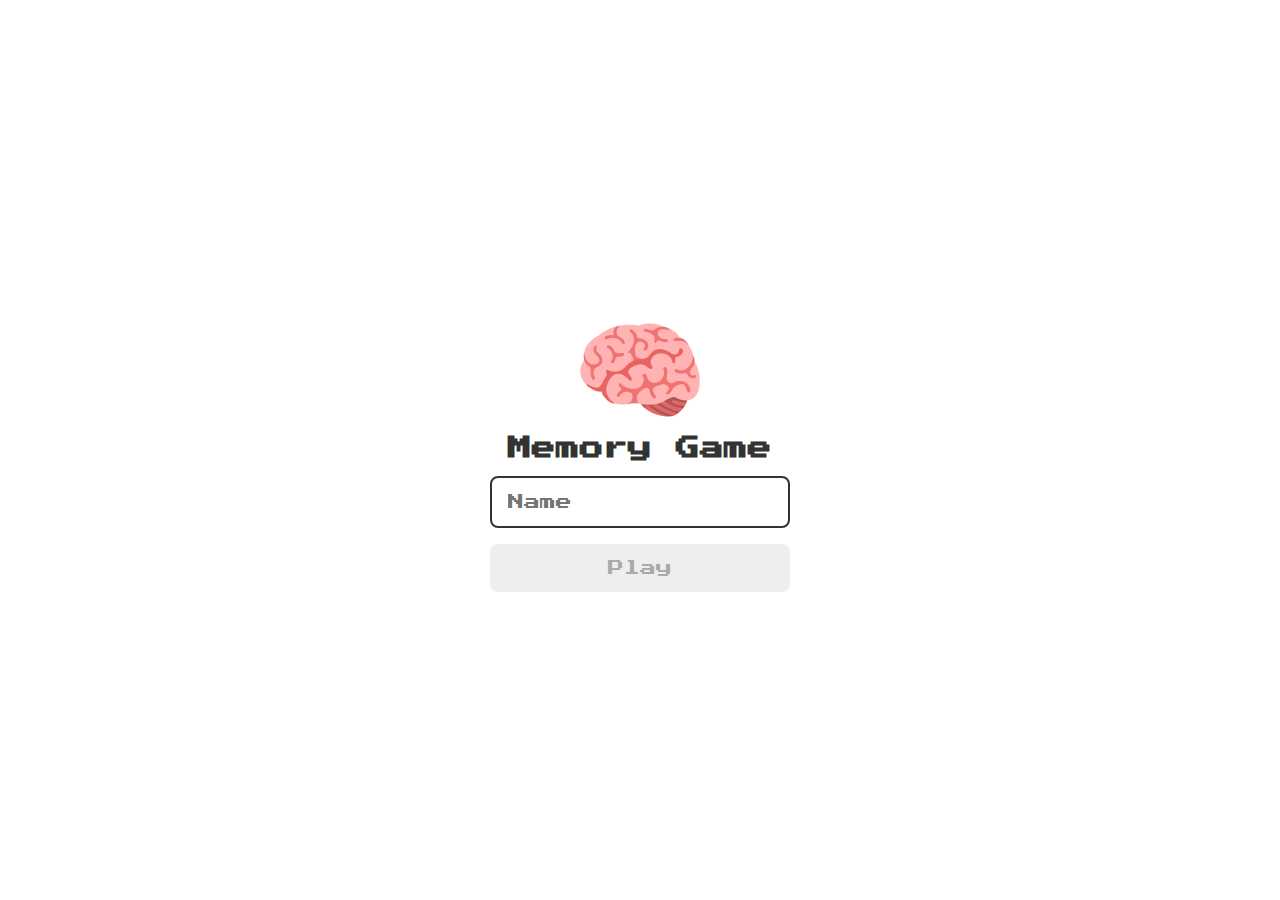
<file: index.html>
<!DOCTYPE html>
<html lang="en">
  <head>
    <meta charset="UTF-8" />
    <meta name="viewport" content="width=device-width, initial-scale=1.0" />
    <title>Memory Game</title>
    <link rel="shortcut icon" href="../images/brain.png" type="image/x-icon" />
    <link rel="stylesheet" href="../styles/index.css" />
    <script defer src="../src/login.js"></script>
  </head>
  <body>
    <form class="login__form">
      <div class="login__header">
        <img src="../images/brain.png" alt="brain img" />
        <h1>Memory Game</h1>
      </div>

      <input class="login__input" type="text" placeholder="Name" />
      <button class="login__button" type="submit" disabled>Play</button>
    </form>
  </body>
</html>
</file>
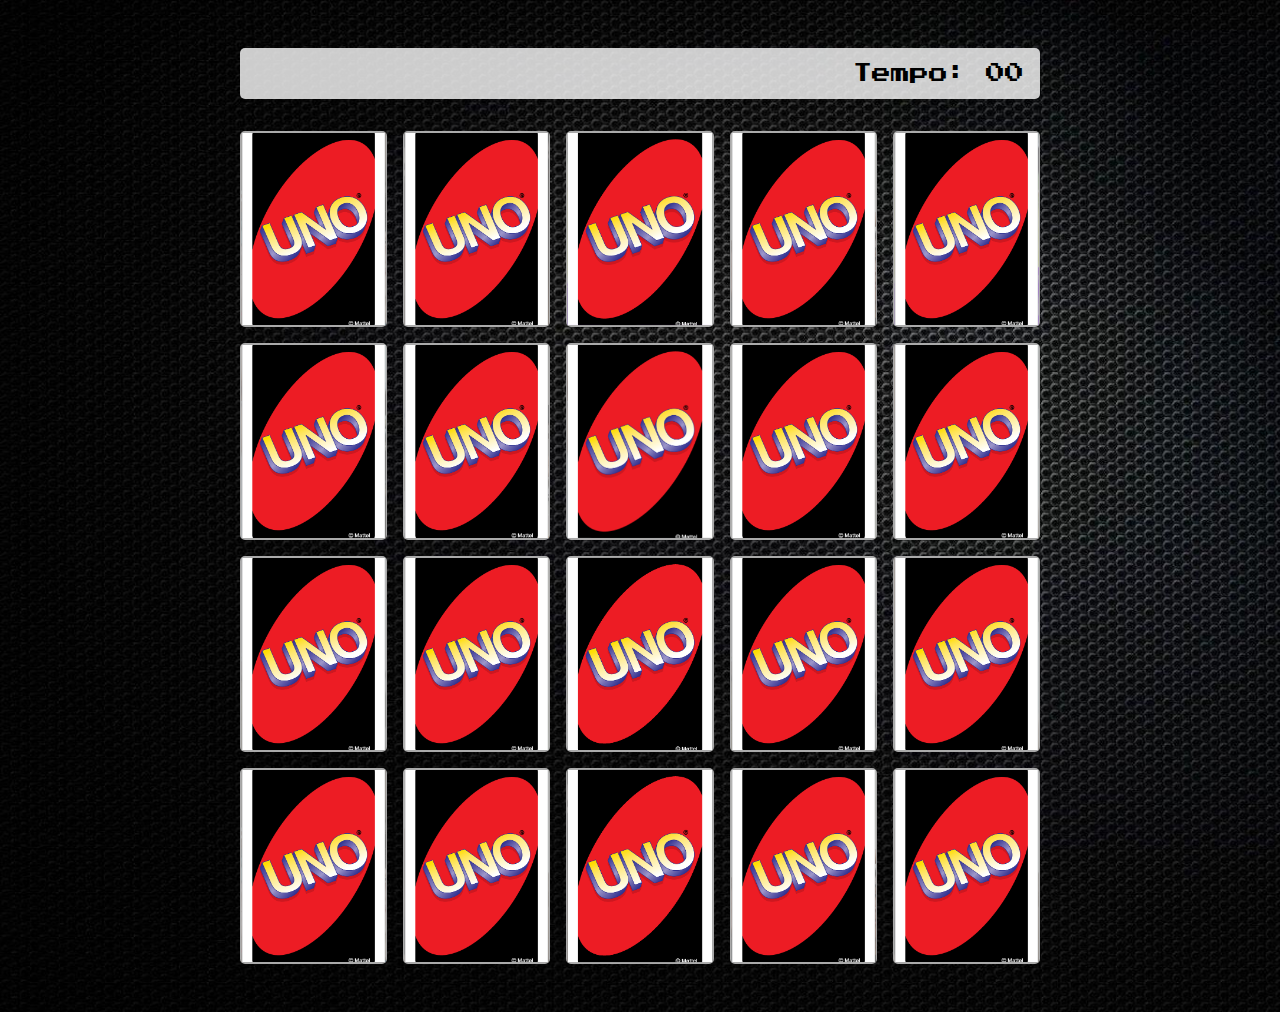
<file: game.html>
<!DOCTYPE html>
<html lang="en">
  <head>
    <meta charset="UTF-8" />
    <meta name="viewport" content="width=device-width, initial-scale=1.0" />
    <title>Memory Game</title>
    <link rel="stylesheet" href="../styles/index.css" />
    <link rel="stylesheet" href="../styles/game.css" />

    <link rel="shortcut icon" href="../images/brain.png" type="image/x-icon" />
    <script defer src="../src/game.js"></script>
  </head>
  <body>
    <main>
      <header>
        <span class="player"></span>
        <span>Tempo: <span class="timer">00</span></span>
      </header>
      <div class="grid"></div>
    </main>
  </body>
</html>
</file>
<file: styles/index.css>
@import url("https://fonts.googleapis.com/css2?family=Press+Start+2P&display=swap");
@import url("./login.css");
@import url("./game.css");

* {
  margin: 0;
  padding: 0;
  box-sizing: border-box;
  list-style: none;
  border: none;
  font-family: "Press Start 2P", cursive;
}
</file>
<file: styles/game.css>
main {
  display: flex;
  flex-direction: column;
  width: 100%;
  min-height: 100dvh;
  align-items: center;
  justify-content: center;
  padding: 1rem 1rem 3rem;
  background-image: url(../images/bg.jpg);
  background-size: cover;
}

header {
  display: flex;
  justify-content: space-between;
  align-items: center;
  width: 100%;
  max-width: 800px;
  padding: 1rem;
  background-color: rgba(255, 255, 255, 0.8);
  border-radius: 5px;
  margin: 2rem;
  font-size: 1.2rem;
}

.grid {
  display: grid;
  grid-template-columns: repeat(5, 1fr);
  width: 100%;
  max-width: 800px;
  gap: 1rem;
  margin: 0 auto;
}

.card {
  width: 100%;
  aspect-ratio: 3/4;
  position: relative;
  transition: all 0.4s ease;
  transform-style: preserve-3d;
  border: 2px solid #aaa;
  border-radius: 5px;
  background-color: #ccc;
}

.face {
  width: 100%;
  height: 100%;
  position: absolute;
  background-size: cover;
  background-position: center;
  transition: all 0.4s ease;
}

.front {
  transform: rotateY(180deg);
}

.back {
  background-image: url(../images/back.png);
  backface-visibility: hidden;
}

.reveal-card {
  transform: rotateY(180deg);
}

.disable-card {
  filter: saturate(0);
  opacity: 0.5;
}
</file>
